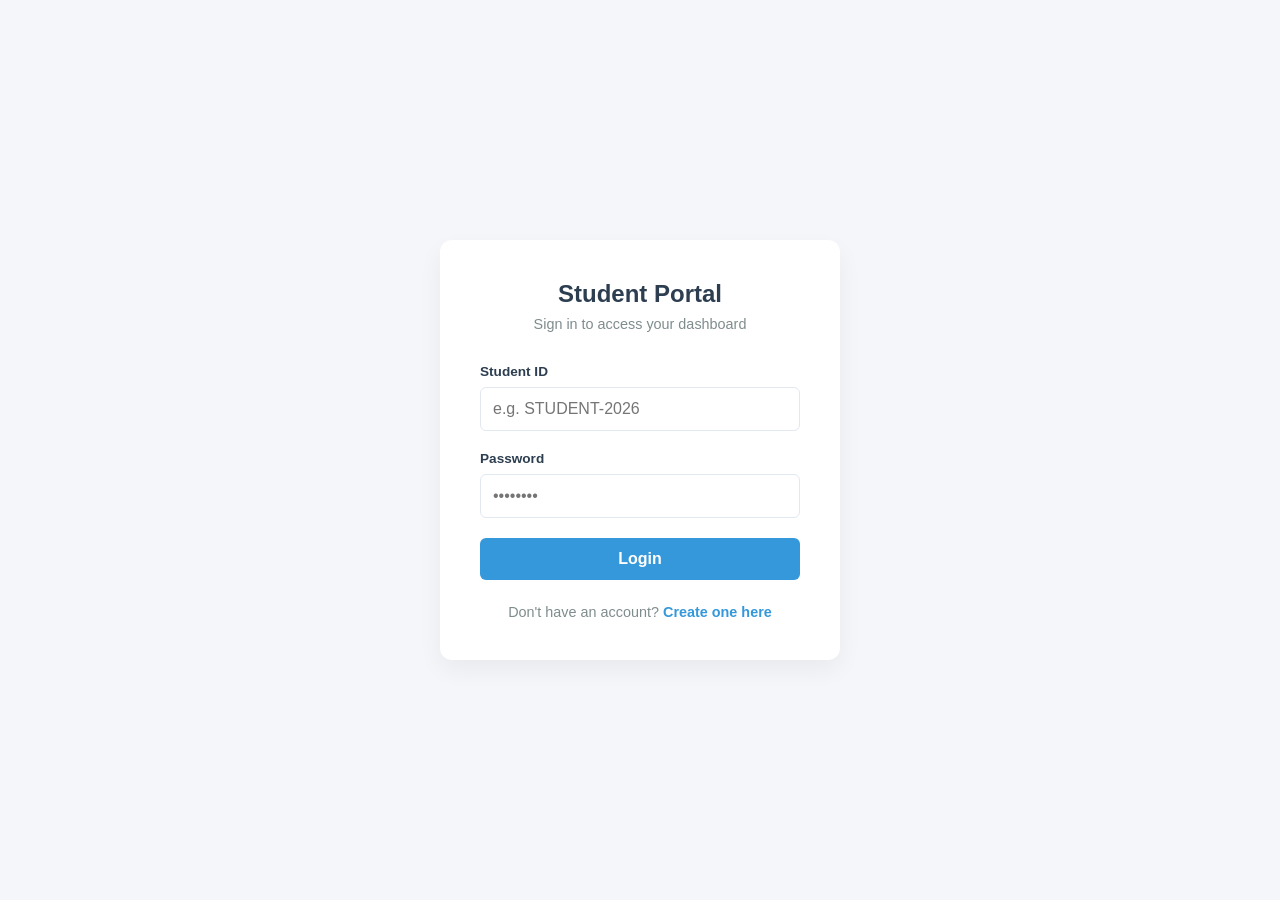
<file: index.html>
<!DOCTYPE html>
<html lang="en">
<head>
    <meta charset="UTF-8">
    <meta name="viewport" content="width=device-width, initial-scale=1.0">
    <title>Student Portal - Login</title>
    <link rel="stylesheet" href="style.css">
</head>
<body class="login-page">
    <div class="login-container">
        <h2>Student Portal</h2>
        <p class="subtitle">Sign in to access your dashboard</p>
        
        <form id="loginForm">
            <div class="input-group">
                <label for="student_id">Student ID</label>
                <input type="text" id="student_id" name="student_id" placeholder="e.g. STUDENT-2026" required>
            </div>
            <div class="input-group">
                <label for="password">Password</label>
                <input type="password" id="password" name="password" placeholder="••••••••" required>
            </div>
            <button type="submit" class="btn">Login</button>
            <div id="errorMessage" class="error-msg"></div>
            <p class="switch-form">Don't have an account? <a href="register.html">Create one here</a></p>
        </form>
    </div>

    <script>
        document.getElementById('loginForm').addEventListener('submit', function(e) {
            e.preventDefault();
            
            const formData = new FormData(this);
            const errorDiv = document.getElementById('errorMessage');
            
            fetch('login.php', {
                method: 'POST',
                body: formData
            })
            .then(response => response.json())
            .then(data => {
                if(data.status === 'success') {
                    window.location.href = 'dashboard.php';
                } else {
                    errorDiv.textContent = data.message;
                    errorDiv.style.display = 'block';
                }
            })
            .catch(error => console.error('Error:', error));
        });
    </script>
</body>
</html>
</file>
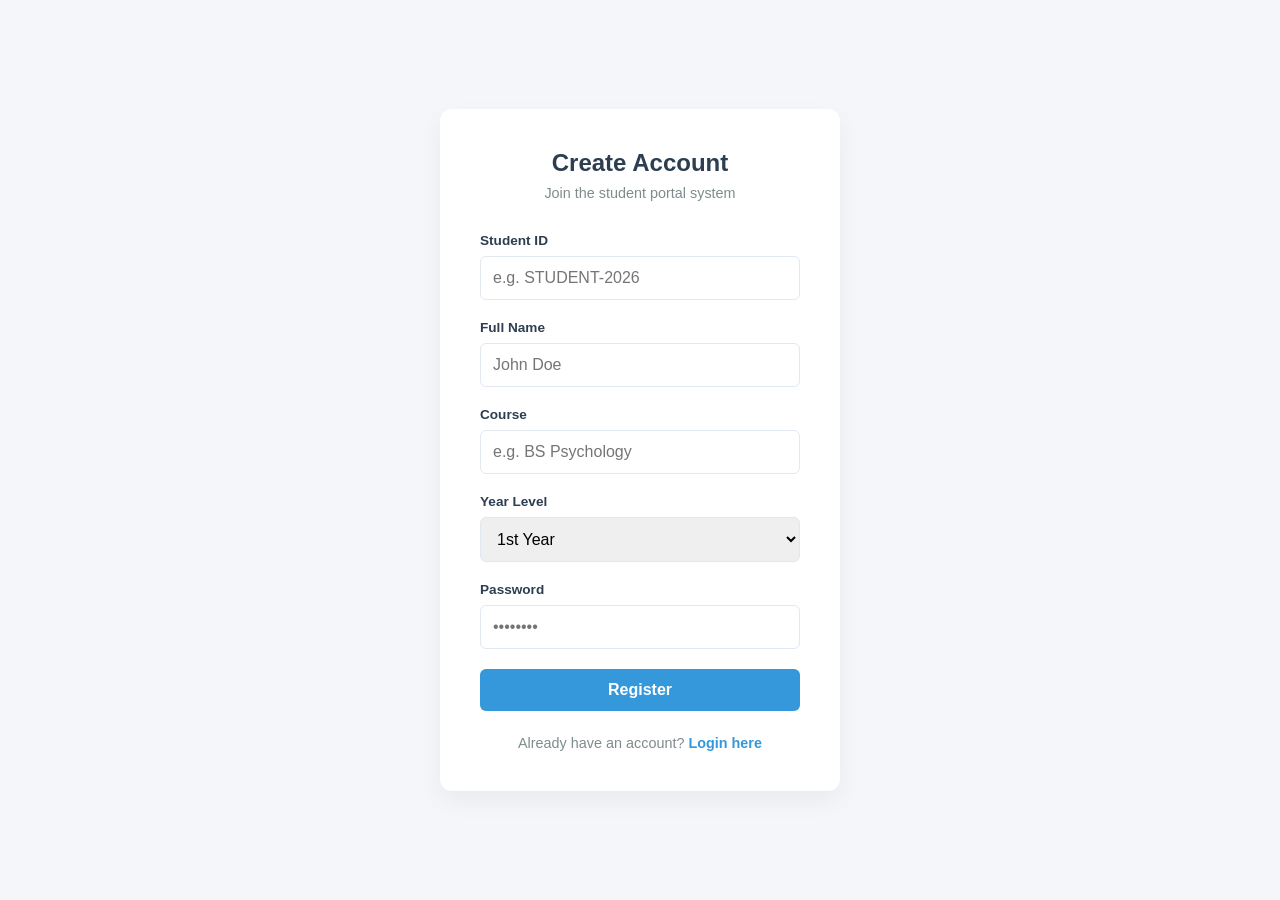
<file: register.html>
<!DOCTYPE html>
<html lang="en">
<head>
    <meta charset="UTF-8">
    <meta name="viewport" content="width=device-width, initial-scale=1.0">
    <title>Student Portal - Create Account</title>
    <link rel="stylesheet" href="style.css">
</head>
<body class="login-page">
    <div class="login-container">
        <h2>Create Account</h2>
        <p class="subtitle">Join the student portal system</p>
        
        <form id="registerForm">
            <div class="input-group">
                <label for="student_id">Student ID</label>
                <input type="text" id="student_id" name="student_id" placeholder="e.g. STUDENT-2026" required>
            </div>
            <div class="input-group">
                <label for="full_name">Full Name</label>
                <input type="text" id="full_name" name="full_name" placeholder="John Doe" required>
            </div>
            <div class="input-group">
                <label for="course">Course</label>
                <input type="text" id="course" name="course" placeholder="e.g. BS Psychology" required>
            </div>
            <div class="input-group">
                <label for="year_level">Year Level</label>
                <select id="year_level" name="year_level" required style="width: 100%; padding: 0.75rem; border: 1px solid var(--border-color); border-radius: 6px; font-size: 1rem; outline: none;">
                    <option value="1">1st Year</option>
                    <option value="2">2nd Year</option>
                    <option value="3">3rd Year</option>
                    <option value="4">4th Year</option>
                </select>
            </div>
            <div class="input-group">
                <label for="password">Password</label>
                <input type="password" id="password" name="password" placeholder="••••••••" required>
            </div>
            
            <button type="submit" class="btn">Register</button>
            
            <div id="messageBox" class="error-msg"></div>
            
            <p class="switch-form">Already have an account? <a href="index.html">Login here</a></p>
        </form>
    </div>

    <script>
        document.getElementById('registerForm').addEventListener('submit', function(e) {
            e.preventDefault();
            
            const formData = new FormData(this);
            const msgBox = document.getElementById('messageBox');
            
            fetch('register.php', {
                method: 'POST',
                body: formData
            })
            .then(response => response.json())
            .then(data => {
                if(data.status === 'success') {
                    msgBox.textContent = data.message;
                    msgBox.style.background = '#e6f4ea';
                    msgBox.style.color = '#137333';
                    msgBox.style.display = 'block';
                    
                    // Redirect to login page after 2 seconds
                    setTimeout(() => {
                        window.location.href = 'index.html';
                    }, 2000);
                } else {
                    msgBox.textContent = data.message;
                    msgBox.style.background = '#fde8e8';
                    msgBox.style.color = 'var(--error-color)';
                    msgBox.style.display = 'block';
                }
            })
            .catch(error => {
                console.error('Error:', error);
            });
        });
    </script>
</body>
</html>
</file>
<file: style.css>
:root {
    --bg-primary: #f4f6f9;
    --panel-bg: #ffffff;
    --text-main: #2c3e50;
    --accent-color: #3498db;
    --accent-hover: #2980b9;
    --border-color: #e2e8f0;
    --error-color: #e74c3c;
}

* {
    box-sizing: border-box;
    margin: 0;
    padding: 0;
    font-family: 'Segoe UI', Tahoma, Geneva, Verdana, sans-serif;
}

body {
    background-color: var(--bg-primary);
    color: var(--text-main);
}

/* Login Page Styles */
.login-page {
    display: flex;
    justify-content: center;
    align-items: center;
    min-height: 100vh;
}

.login-container {
    background: var(--panel-bg);
    padding: 2.5rem;
    border-radius: 12px;
    box-shadow: 0 10px 25px rgba(0,0,0,0.05);
    width: 100%;
    max-width: 400px;
}

.login-container h2 {
    margin-bottom: 0.5rem;
    text-align: center;
}

.subtitle {
    text-align: center;
    color: #7f8c8d;
    font-size: 0.9rem;
    margin-bottom: 2rem;
}

.input-group {
    margin-bottom: 1.25rem;
}

.input-group label {
    display: block;
    margin-bottom: 0.5rem;
    font-weight: 600;
    font-size: 0.85rem;
}

.input-group input {
    width: 100%;
    padding: 0.75rem;
    border: 1px solid var(--border-color);
    border-radius: 6px;
    font-size: 1rem;
    outline: none;
    transition: border-color 0.2s;
}

.input-group input:focus {
    border-color: var(--accent-color);
}

.btn {
    width: 100%;
    padding: 0.75rem;
    background: var(--accent-color);
    color: white;
    border: none;
    border-radius: 6px;
    font-size: 1rem;
    font-weight: 600;
    cursor: pointer;
    transition: background 0.2s;
}

.btn:hover {
    background: var(--accent-hover);
}

.error-msg {
    margin-top: 1rem;
    color: var(--error-color);
    background: #fde8e8;
    padding: 0.5rem;
    border-radius: 4px;
    font-size: 0.85rem;
    text-align: center;
    display: none;
}

/* Dashboard Styles */
.navbar {
    background: #2c3e50;
    color: white;
    display: flex;
    justify-content: space-between;
    padding: 1rem 2rem;
    align-items: center;
}

.nav-brand {
    font-size: 1.25rem;
    font-weight: bold;
}

.logout-link {
    color: #ecf0f1;
    margin-left: 1rem;
    text-decoration: none;
    background: rgba(255,255,255,0.1);
    padding: 0.25rem 0.75rem;
    border-radius: 4px;
}

.logout-link:hover {
    background: var(--error-color);
}

.dashboard-container {
    display: flex;
    min-height: calc(100vh - 60px);
}

.sidebar {
    width: 240px;
    background: #34495e;
    padding: 2rem 1rem;
}

.sidebar ul {
    list-style: none;
}

.sidebar ul li a {
    display: block;
    color: #ecf0f1;
    text-decoration: none;
    padding: 0.75rem 1rem;
    border-radius: 6px;
    margin-bottom: 0.5rem;
}

.sidebar ul li a:hover, .sidebar ul li a.active {
    background: var(--accent-color);
}

.main-content {
    flex: 1;
    padding: 2rem;
}

.main-content h2 {
    margin-bottom: 1.5rem;
}

.card-grid {
    display: grid;
    grid-template-columns: repeat(auto-fit, minmax(280px, 1fr));
    gap: 1.5rem;
}

.card {
    background: var(--panel-bg);
    padding: 1.5rem;
    border-radius: 8px;
    border: 1px solid var(--border-color);
}

.card h3 {
    margin-bottom: 1rem;
    color: #7f8c8d;
    font-size: 0.9rem;
    text-transform: uppercase;
}

.card p {
    margin-bottom: 0.5rem;
}

.Highlight-card {
    border-left: 5px solid var(--accent-color);
}

.gpa-display {
    display: flex;
    flex-direction: column;
    align-items: center;
    justify-content: center;
    padding: 0.5rem;
}

.gpa-num {
    font-size: 2.5rem;
    font-weight: bold;
    color: var(--accent-color);
}

.gpa-label {
    font-size: 0.85rem;
    color: #7f8c8d;
}

.notice {
    font-size: 0.85rem;
    color: #555;
    padding: 0.25rem 0;
}

/* Navigation link styling between forms */
.switch-form {
    text-align: center;
    margin-top: 1.5rem;
    font-size: 0.9rem;
    color: #7f8c8d;
}

.switch-form a {
    color: var(--accent-color);
    text-decoration: none;
    font-weight: 600;
}

.switch-form a:hover {
    text-decoration: underline;
}

/* Fix dropdown select styles to match input looks */
select:focus {
    border-color: var(--accent-color) !important;
}
</file>
